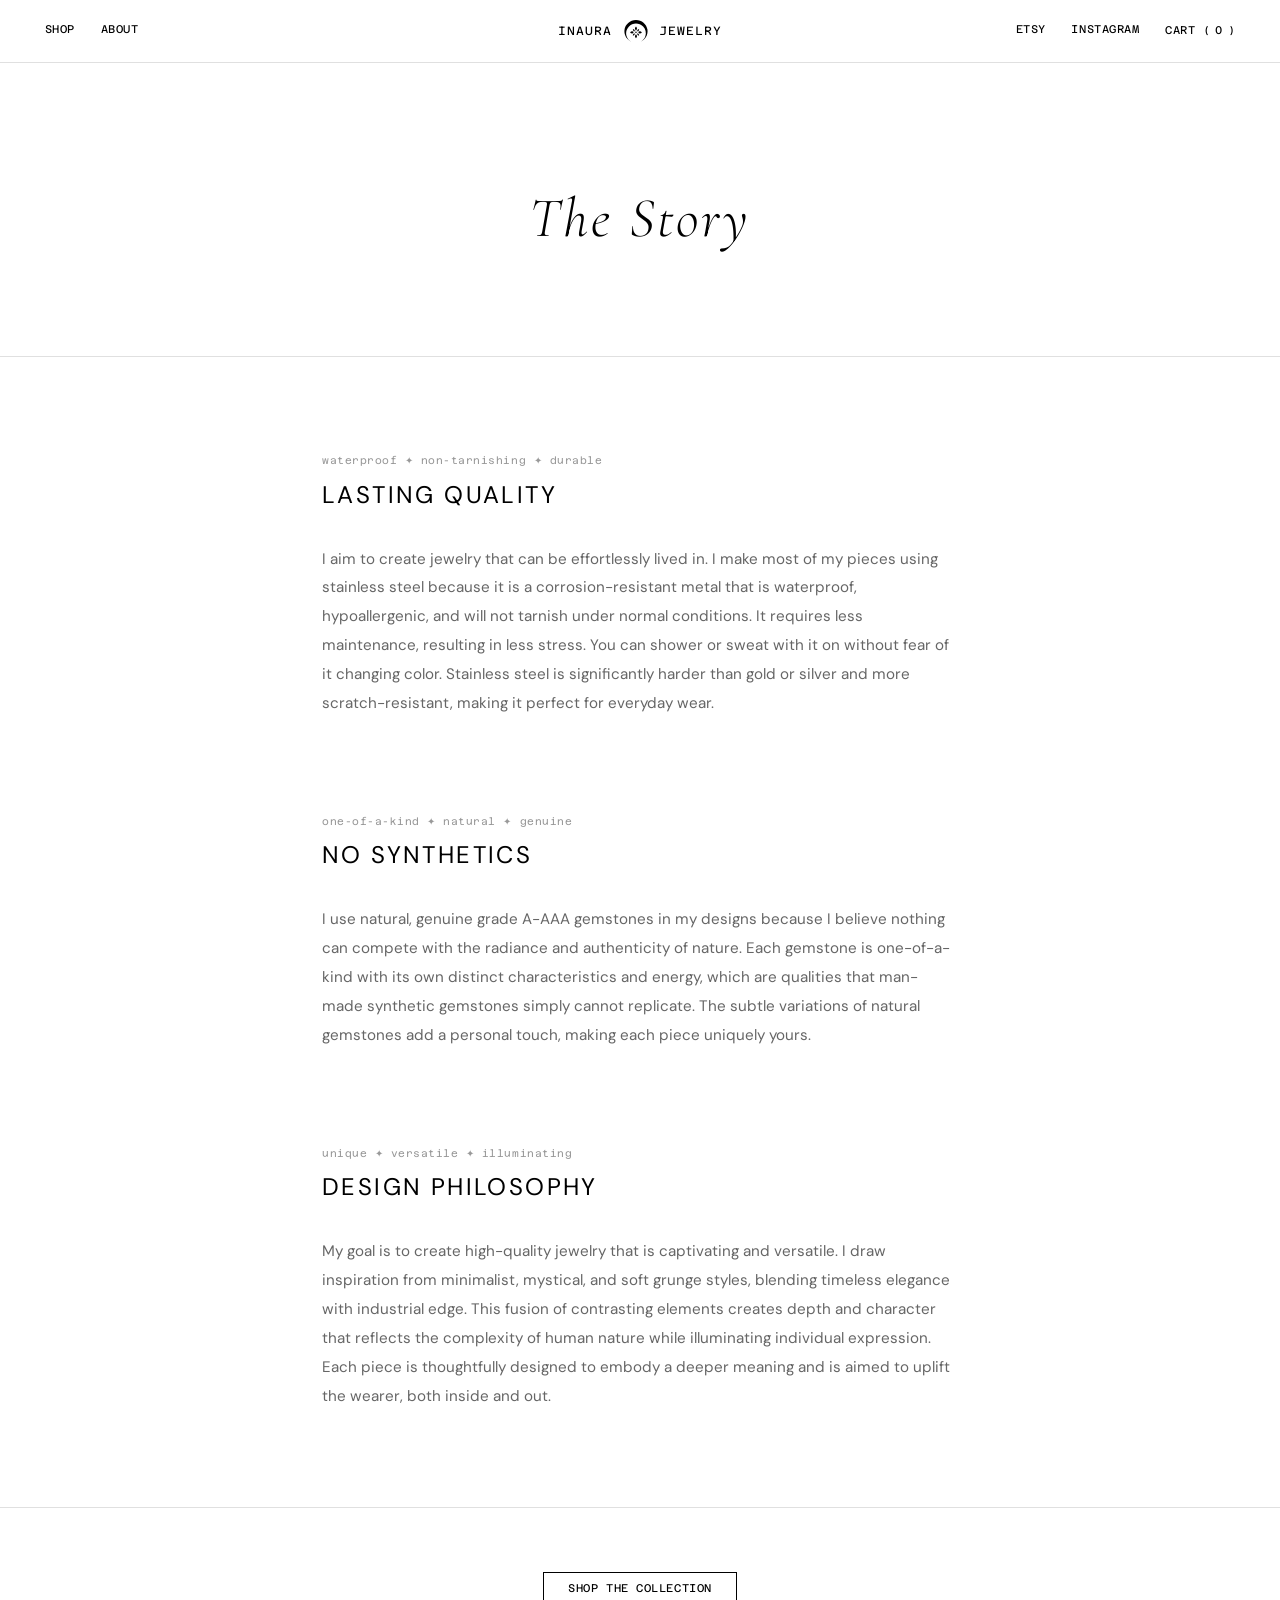
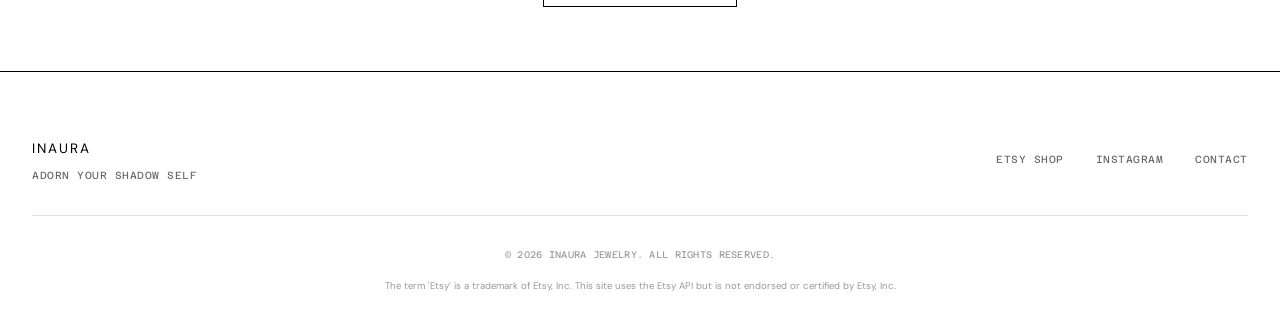
<file: about.html>
<!DOCTYPE html>
<html lang="en">
<head>
    <meta charset="UTF-8">
    <meta name="viewport" content="width=device-width, initial-scale=1.0">
    <title>About | Inaura Jewelry</title>
    <meta name="description" content="The story behind Inaura Jewelry. Waterproof stainless steel meets natural gemstones—jewelry made to be effortlessly lived in.">
    <link rel="stylesheet" href="styles.css">
    <link rel="preconnect" href="https://fonts.googleapis.com">
    <link rel="preconnect" href="https://fonts.gstatic.com" crossorigin>
    <link href="https://fonts.googleapis.com/css2?family=Azeret+Mono:wght@300;400;500&family=Cormorant+Garamond:ital,wght@0,300;0,400;0,500;1,300;1,400&family=DM+Sans:wght@300;400;500&display=swap" rel="stylesheet">
</head>
<body>
    <!-- Navigation -->
    <nav class="nav scrolled">
        <div class="nav-left">
            <ul class="nav-links">
                <li><a href="index.html#shop">Shop</a></li>
                <li><a href="about.html">About</a></li>
            </ul>
        </div>
        <a href="index.html" class="nav-logo">
            <span class="nav-brand-text">Inaura</span>
            <img src="images/inaura-logo.svg" alt="" class="nav-logo-img">
            <span class="nav-brand-text">Jewelry</span>
        </a>
        <div class="nav-right">
            <ul class="nav-links">
                <li><a href="https://www.etsy.com/shop/inaurajewelry" target="_blank" rel="noopener">Etsy</a></li>
                <li><a href="https://instagram.com/inaurajewelry" target="_blank" rel="noopener">Instagram</a></li>
            </ul>
            <button class="nav-cart" aria-label="Shopping cart">
                Cart (<span class="cart-count">0</span>)
            </button>
        </div>
    </nav>

    <!-- Cart Overlay -->
    <div class="cart-overlay"></div>

    <!-- Cart Drawer -->
    <div class="cart-drawer">
        <div class="cart-header">
            <h3>Your Cart</h3>
            <button class="cart-close" aria-label="Close cart">&times;</button>
        </div>

        <div class="cart-empty">
            <p>Your cart is empty</p>
            <a href="index.html#shop" class="btn-secondary cart-continue">Continue Shopping</a>
        </div>

        <div class="cart-content" style="display: none;">
            <div class="cart-items"></div>

            <div class="cart-summary">
                <div class="cart-row">
                    <span>Subtotal</span>
                    <span class="cart-subtotal-amount">$0.00</span>
                </div>
                <div class="cart-row">
                    <span>Shipping</span>
                    <span class="cart-shipping-amount">$5.00</span>
                </div>
                <div class="cart-row cart-total">
                    <span>Total</span>
                    <span class="cart-total-amount">$0.00</span>
                </div>
            </div>

            <div class="cart-actions">
                <a href="https://www.etsy.com/shop/inaurajewelry" target="_blank" rel="noopener" class="cart-checkout-btn">
                    Checkout on Etsy
                </a>
                <p class="cart-checkout-note">Native checkout coming soon</p>
            </div>
        </div>
    </div>

    <!-- About Content -->
    <main class="about-page">
        <div class="about-hero">
            <h1 class="about-page-title">The Story</h1>
        </div>

        <div class="about-content">
            <section class="about-section">
                <div class="about-section-header">
                    <span class="about-section-tags">waterproof ✦ non-tarnishing ✦ durable</span>
                    <h2>Lasting Quality</h2>
                </div>
                <p>
                    I aim to create jewelry that can be effortlessly lived in. I make most of my pieces
                    using stainless steel because it is a corrosion-resistant metal that is waterproof,
                    hypoallergenic, and will not tarnish under normal conditions. It requires less
                    maintenance, resulting in less stress. You can shower or sweat with it on without
                    fear of it changing color. Stainless steel is significantly harder than gold or
                    silver and more scratch-resistant, making it perfect for everyday wear.
                </p>
            </section>

            <section class="about-section">
                <div class="about-section-header">
                    <span class="about-section-tags">one-of-a-kind ✦ natural ✦ genuine</span>
                    <h2>No Synthetics</h2>
                </div>
                <p>
                    I use natural, genuine grade A-AAA gemstones in my designs because I believe
                    nothing can compete with the radiance and authenticity of nature. Each gemstone
                    is one-of-a-kind with its own distinct characteristics and energy, which are
                    qualities that man-made synthetic gemstones simply cannot replicate. The subtle
                    variations of natural gemstones add a personal touch, making each piece uniquely yours.
                </p>
            </section>

            <section class="about-section">
                <div class="about-section-header">
                    <span class="about-section-tags">unique ✦ versatile ✦ illuminating</span>
                    <h2>Design Philosophy</h2>
                </div>
                <p>
                    My goal is to create high-quality jewelry that is captivating and versatile.
                    I draw inspiration from minimalist, mystical, and soft grunge styles, blending
                    timeless elegance with industrial edge. This fusion of contrasting elements
                    creates depth and character that reflects the complexity of human nature while
                    illuminating individual expression. Each piece is thoughtfully designed to embody
                    a deeper meaning and is aimed to uplift the wearer, both inside and out.
                </p>
            </section>
        </div>

        <div class="about-cta">
            <a href="index.html#shop" class="btn-secondary">Shop the Collection</a>
        </div>
    </main>

    <!-- Footer -->
    <footer class="footer">
        <div class="container">
            <div class="footer-content">
                <div class="footer-brand">
                    <span class="logo-text">Inaura</span>
                    <p class="footer-tagline">Adorn your shadow self</p>
                </div>
                <div class="footer-links">
                    <a href="https://www.etsy.com/shop/inaurajewelry" target="_blank" rel="noopener">Etsy Shop</a>
                    <a href="https://instagram.com/inaurajewelry" target="_blank" rel="noopener">Instagram</a>
                    <a href="mailto:your@email.com">Contact</a>
                </div>
            </div>
            <p class="footer-copyright">&copy; 2026 Inaura Jewelry. All rights reserved.</p>
            <p class="footer-legal">The term 'Etsy' is a trademark of Etsy, Inc. This site uses the Etsy API but is not endorsed or certified by Etsy, Inc.</p>
        </div>
    </footer>

    <!-- Scripts -->
    <script src="js/cart.js"></script>
</body>
</html>
</file>
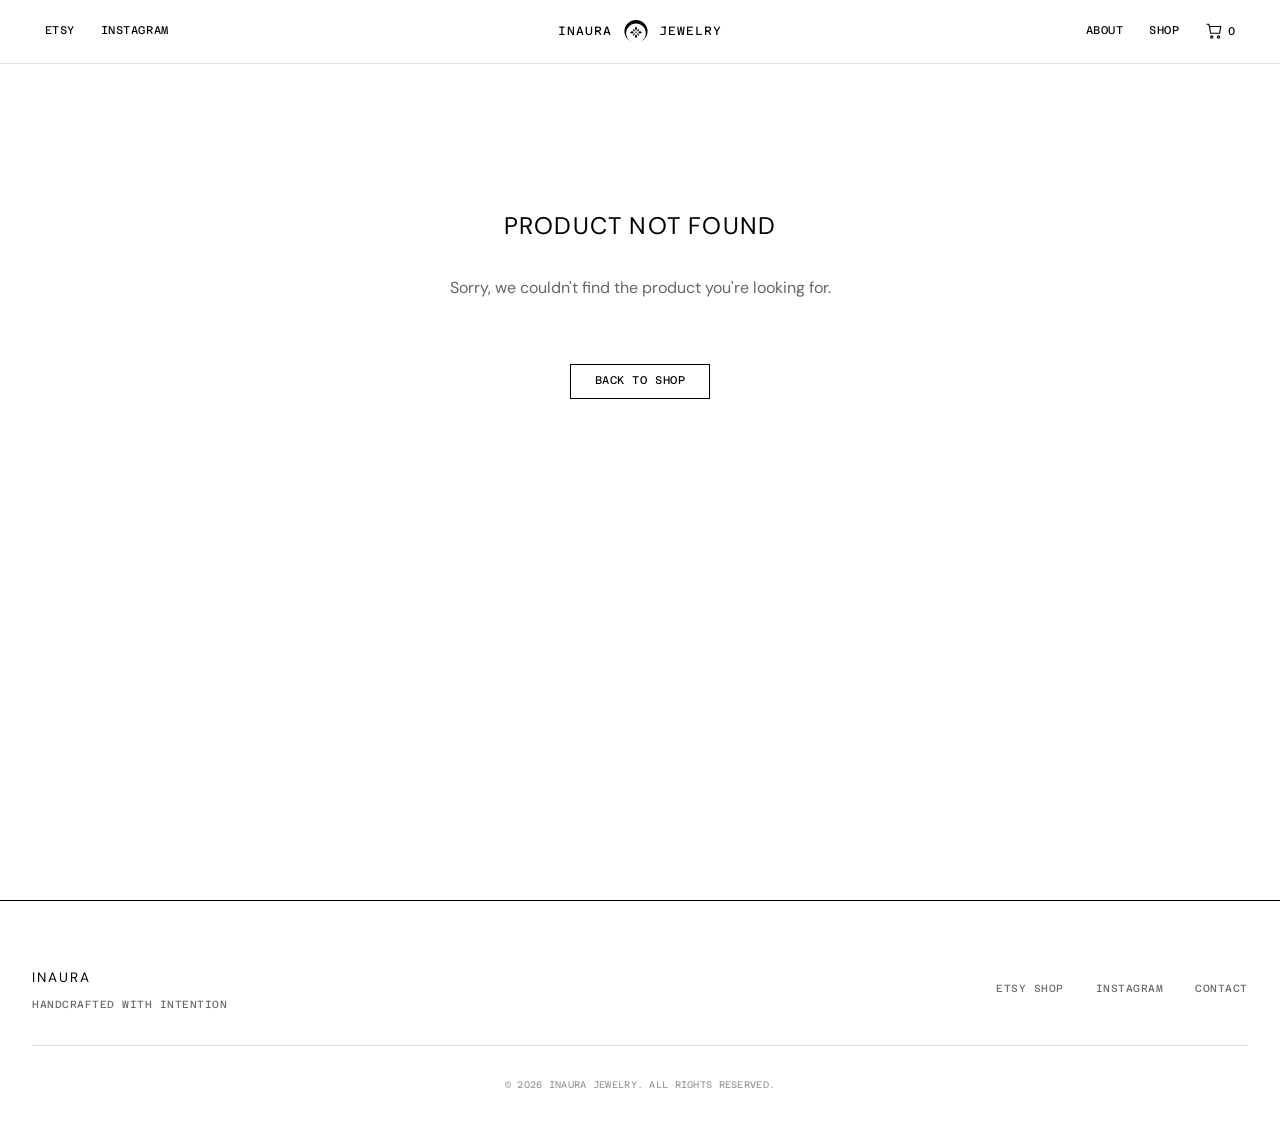
<file: product.html>
<!DOCTYPE html>
<html lang="en">
<head>
    <meta charset="UTF-8">
    <meta name="viewport" content="width=device-width, initial-scale=1.0">
    <title>Product | Inaura Jewelry</title>
    <meta name="description" content="Handcrafted jewelry in stainless steel and natural gemstones.">
    <link rel="stylesheet" href="styles.css">
    <link rel="preconnect" href="https://fonts.googleapis.com">
    <link rel="preconnect" href="https://fonts.gstatic.com" crossorigin>
    <link href="https://fonts.googleapis.com/css2?family=Azeret+Mono:wght@300;400;500&family=Cormorant+Garamond:ital,wght@0,300;0,400;0,500;1,300;1,400&family=DM+Sans:wght@300;400;500&display=swap" rel="stylesheet">
</head>
<body>
    <!-- Navigation -->
    <nav class="nav">
        <div class="nav-left">
            <ul class="nav-links">
                <li><a href="https://www.etsy.com/shop/inaurajewelry" target="_blank" rel="noopener">Etsy</a></li>
                <li><a href="https://instagram.com/inaurajewelry" target="_blank" rel="noopener">Instagram</a></li>
            </ul>
        </div>
        <a href="index.html" class="nav-logo">
            <span class="nav-brand-text">Inaura</span>
            <img src="images/inaura-logo.svg" alt="" class="nav-logo-img">
            <span class="nav-brand-text">Jewelry</span>
        </a>
        <div class="nav-right">
            <ul class="nav-links">
                <li><a href="about.html">About</a></li>
                <li><a href="index.html#shop">Shop</a></li>
            </ul>
            <button class="nav-cart" aria-label="Shopping cart">
                <svg width="20" height="20" viewBox="0 0 24 24" fill="none" stroke="currentColor" stroke-width="1.5">
                    <path d="M6 6h15l-1.5 9h-12z"/>
                    <circle cx="9" cy="20" r="1.5"/>
                    <circle cx="18" cy="20" r="1.5"/>
                    <path d="M6 6L5 3H2"/>
                </svg>
                <span class="cart-count">0</span>
            </button>
        </div>
    </nav>

    <!-- Cart Overlay -->
    <div class="cart-overlay"></div>

    <!-- Cart Drawer -->
    <div class="cart-drawer">
        <div class="cart-header">
            <h3>Your Cart</h3>
            <button class="cart-close" aria-label="Close cart">&times;</button>
        </div>

        <div class="cart-empty">
            <p>Your cart is empty</p>
            <a href="index.html#shop" class="btn-secondary cart-continue">Continue Shopping</a>
        </div>

        <div class="cart-content" style="display: none;">
            <div class="cart-items"></div>

            <div class="cart-summary">
                <div class="cart-row">
                    <span>Subtotal</span>
                    <span class="cart-subtotal-amount">$0.00</span>
                </div>
                <div class="cart-row">
                    <span>Shipping</span>
                    <span class="cart-shipping-amount">$5.00</span>
                </div>
                <div class="cart-row cart-total">
                    <span>Total</span>
                    <span class="cart-total-amount">$0.00</span>
                </div>
            </div>

            <div class="cart-actions">
                <a href="https://www.etsy.com/shop/inaurajewelry" target="_blank" rel="noopener" class="cart-checkout-btn">
                    Checkout on Etsy
                </a>
                <p class="cart-checkout-note">Native checkout coming soon</p>
            </div>
        </div>
    </div>

    <!-- Product Detail -->
    <main class="product-page">
        <div class="product-detail">
            <!-- Breadcrumb -->
            <nav class="breadcrumb">
                <a href="index.html">Home</a>
                <span class="breadcrumb-sep">/</span>
                <a href="index.html#shop">Shop</a>
                <span class="breadcrumb-sep">/</span>
                <span class="breadcrumb-current" id="breadcrumb-name">Product</span>
            </nav>

            <div class="product-detail-grid">
                <!-- Image Gallery -->
                <div class="product-gallery">
                    <div class="product-main-image">
                        <img id="main-image" src="" alt="">
                    </div>
                    <div class="product-thumbnails" id="thumbnails">
                        <!-- Thumbnails rendered by JS -->
                    </div>
                </div>

                <!-- Product Info -->
                <div class="product-info-detail">
                    <h1 class="product-title" id="product-title">Product Name</h1>
                    <p class="product-price-detail" id="product-price">$0</p>

                    <div class="product-description" id="product-description">
                        <p>Product description here.</p>
                    </div>

                    <div class="product-features">
                        <div class="feature">
                            <span class="feature-icon">&#10003;</span>
                            <span>Waterproof stainless steel</span>
                        </div>
                        <div class="feature">
                            <span class="feature-icon">&#10003;</span>
                            <span>Hypoallergenic</span>
                        </div>
                        <div class="feature">
                            <span class="feature-icon">&#10003;</span>
                            <span>Handcrafted with care</span>
                        </div>
                    </div>

                    <div class="product-actions">
                        <button class="add-to-cart-btn"
                            id="add-to-cart-btn"
                            data-id=""
                            data-name=""
                            data-price=""
                            data-image=""
                            data-etsy="">
                            Add to Cart
                        </button>
                        <a href="#" class="buy-on-etsy" id="etsy-link" target="_blank" rel="noopener">
                            Buy on Etsy
                        </a>
                    </div>

                    <div class="product-meta">
                        <p class="shipping-info">Free shipping on orders over $100</p>
                    </div>
                </div>
            </div>
        </div>
    </main>

    <!-- Footer -->
    <footer class="footer">
        <div class="container">
            <div class="footer-content">
                <div class="footer-brand">
                    <span class="logo-text">Inaura</span>
                    <p class="footer-tagline">Handcrafted with intention</p>
                </div>
                <div class="footer-links">
                    <a href="https://www.etsy.com/shop/inaurajewelry" target="_blank" rel="noopener">Etsy Shop</a>
                    <a href="https://instagram.com/inaurajewelry" target="_blank" rel="noopener">Instagram</a>
                    <a href="mailto:your@email.com">Contact</a>
                </div>
            </div>
            <p class="footer-copyright">&copy; 2026 Inaura Jewelry. All rights reserved.</p>
        </div>
    </footer>

    <!-- Scripts -->
    <script src="js/products.js"></script>
    <script src="js/cart.js"></script>
    <script>
        // Get product ID from URL
        const urlParams = new URLSearchParams(window.location.search);
        const productId = urlParams.get('id');

        // Find the product
        const product = products.find(p => p.id === productId);

        if (product) {
            // Update page title
            document.title = `${product.name} | Inaura Jewelry`;

            // Update breadcrumb
            document.getElementById('breadcrumb-name').textContent = product.name;

            // Update main image
            const mainImage = document.getElementById('main-image');
            mainImage.src = product.image;
            mainImage.alt = product.name;

            // Update thumbnails
            const thumbnailsContainer = document.getElementById('thumbnails');
            thumbnailsContainer.innerHTML = product.images.map((img, index) => `
                <button class="thumbnail ${index === 0 ? 'active' : ''}" data-image="${img}">
                    <img src="${img}" alt="${product.name} view ${index + 1}">
                </button>
            `).join('');

            // Thumbnail click handler
            thumbnailsContainer.querySelectorAll('.thumbnail').forEach(thumb => {
                thumb.addEventListener('click', () => {
                    // Update main image
                    mainImage.src = thumb.dataset.image;

                    // Update active state
                    thumbnailsContainer.querySelectorAll('.thumbnail').forEach(t => t.classList.remove('active'));
                    thumb.classList.add('active');
                });
            });

            // Update product info
            document.getElementById('product-title').textContent = product.name;
            document.getElementById('product-price').textContent = `$${product.price.toFixed(0)}`;
            document.getElementById('product-description').innerHTML = `<p>${product.description}</p>`;
            document.getElementById('etsy-link').href = product.etsyUrl;

            // Set up Add to Cart button with data attributes
            const addToCartBtn = document.getElementById('add-to-cart-btn');
            addToCartBtn.dataset.id = product.id;
            addToCartBtn.dataset.name = product.name;
            addToCartBtn.dataset.price = product.price;
            addToCartBtn.dataset.image = product.image;
            addToCartBtn.dataset.etsy = product.etsyUrl;

            // Add to cart button click handler
            addToCartBtn.addEventListener('click', () => {
                if (window.cart) {
                    window.cart.add({
                        id: product.id,
                        name: product.name,
                        price: product.price,
                        image: product.image,
                        etsyUrl: product.etsyUrl
                    });
                }
            });
        } else {
            // Product not found
            document.querySelector('.product-detail').innerHTML = `
                <div class="product-not-found">
                    <h1>Product Not Found</h1>
                    <p>Sorry, we couldn't find the product you're looking for.</p>
                    <a href="index.html#shop" class="btn-secondary">Back to Shop</a>
                </div>
            `;
        }

        // Nav scroll effect
        const nav = document.querySelector('.nav');
        window.addEventListener('scroll', () => {
            if (window.scrollY > 10) {
                nav.classList.add('scrolled');
            } else {
                nav.classList.remove('scrolled');
            }
        });
    </script>
</body>
</html>
</file>
<file: styles.css>
/* ========================================
   INAURA JEWELRY - Modern Industrial Aesthetic
   Inspired by Justine Clenquet
   ======================================== */

/* CSS Variables */
:root {
    --bg-primary: #ffffff;
    --bg-dark: #0d0d0d;
    --text-primary: #000000;
    --text-secondary: #666666;
    --text-light: #999999;
    --border: #000000;
    --border-light: #e0e0e0;

    --font-body: 'DM Sans', -apple-system, sans-serif;
    --font-mono: 'Azeret Mono', 'DM Mono', 'Courier New', monospace;

    --spacing-xs: 0.5rem;
    --spacing-sm: 1rem;
    --spacing-md: 2rem;
    --spacing-lg: 4rem;
    --spacing-xl: 6rem;

    --transition: 0.2s ease;
}

/* Reset */
*, *::before, *::after {
    box-sizing: border-box;
    margin: 0;
    padding: 0;
}

html {
    scroll-behavior: smooth;
}

body {
    font-family: var(--font-body);
    font-weight: 400;
    background-color: var(--bg-primary);
    color: var(--text-primary);
    line-height: 1.5;
    overflow-x: hidden;
}

/* Container */
.container {
    max-width: 1400px;
    margin: 0 auto;
    padding: 0 var(--spacing-md);
}

/* Typography */
h1, h2, h3 {
    font-family: var(--font-body);
    font-weight: 400;
    text-transform: uppercase;
    letter-spacing: 0.05em;
}

a {
    color: inherit;
    text-decoration: none;
    transition: var(--transition);
}

/* ========================================
   NAVIGATION - Boxed Industrial Style
   ======================================== */

.nav {
    position: fixed;
    top: 0;
    left: 0;
    right: 0;
    z-index: 100;
    display: grid;
    grid-template-columns: 1fr auto 1fr;
    align-items: center;
    padding: var(--spacing-sm) var(--spacing-md);
    background: var(--bg-primary);
    border-bottom: 1px solid var(--border-light);
    transition: all 0.3s ease;
}

.nav-left {
    justify-self: start;
}

.nav-right {
    justify-self: end;
}

.nav.scrolled {
    background: var(--bg-primary);
}

.nav-logo {
    display: flex;
    align-items: center;
    justify-content: center;
    gap: 0.6rem;
}

.nav-brand-text {
    font-family: var(--font-mono);
    font-size: 0.75rem;
    font-weight: 400;
    letter-spacing: 0.08em;
    text-transform: uppercase;
    color: var(--text-primary);
    transition: all 0.3s ease;
}

.nav-logo-img {
    height: 28px;
    width: auto;
    transition: all 0.3s ease;
}

/* Nav logo always visible */
.nav .nav-logo {
    opacity: 1;
    pointer-events: auto;
    transition: opacity 0.3s ease;
}

.logo-text {
    font-family: var(--font-body);
    font-size: 0.85rem;
    font-weight: 400;
    letter-spacing: 0.15em;
    text-transform: uppercase;
    padding: 0.4rem 0.8rem;
    border: 1px solid var(--border);
}

.nav-right {
    display: flex;
    align-items: center;
    gap: 0;
    justify-self: end;
}

.nav-links {
    display: flex;
    list-style: none;
    gap: 0;
}

.nav-links a {
    display: block;
    font-family: var(--font-mono);
    font-size: 0.7rem;
    letter-spacing: 0.05em;
    text-transform: uppercase;
    padding: 0.4rem 0.8rem;
    color: var(--text-primary);
    transition: all 0.3s ease;
}

.nav-links a:hover {
    opacity: 0.6;
}

.nav-links a.active {
    opacity: 1;
    text-decoration: underline;
    text-underline-offset: 3px;
}

.nav-menu-btn {
    display: none;
    background: none;
    border: none;
    padding: 0.4rem;
    cursor: pointer;
    color: var(--text-primary);
}

.nav-menu-btn:hover {
    opacity: 0.6;
}

/* Mobile Menu Drawer */
.mobile-menu-overlay {
    position: fixed;
    inset: 0;
    background: rgba(255, 255, 255, 0.7);
    backdrop-filter: blur(8px);
    -webkit-backdrop-filter: blur(8px);
    opacity: 0;
    visibility: hidden;
    transition: all 0.3s ease;
    z-index: 89;
}

.mobile-menu-overlay.open {
    opacity: 1;
    visibility: visible;
}

.mobile-menu-drawer {
    position: fixed;
    top: 60px;
    left: 0;
    right: 0;
    background: var(--bg-primary);
    border-bottom: 1px solid var(--border-light);
    transform: translateY(-100%);
    opacity: 0;
    transition: all 0.3s ease;
    z-index: 95;
}

.mobile-menu-drawer.open {
    transform: translateY(0);
    opacity: 1;
}

.mobile-menu-links {
    list-style: none;
    padding: var(--spacing-md);
    text-align: center;
}

.mobile-menu-links li {
    margin-bottom: var(--spacing-sm);
}

.mobile-menu-links li:last-child {
    margin-bottom: 0;
}

.mobile-menu-links a {
    display: block;
    font-family: var(--font-mono);
    font-size: 0.75rem;
    letter-spacing: 0.08em;
    text-transform: uppercase;
    color: var(--text-primary);
    padding: var(--spacing-xs) 0;
    transition: var(--transition);
}

.mobile-menu-links a:hover {
    opacity: 0.6;
}

.mobile-menu-links a.active {
    text-decoration: underline;
    text-underline-offset: 3px;
}

/* Hide on desktop */
.mobile-menu-overlay,
.mobile-menu-drawer {
    display: none;
}

@media (max-width: 768px) {
    .mobile-menu-overlay,
    .mobile-menu-drawer {
        display: block;
    }
}

.nav-cart {
    position: relative;
    background: none;
    border: none;
    cursor: pointer;
    padding: 0.4rem 0.8rem;
    color: var(--text-primary);
    transition: all 0.3s ease;
    font-family: var(--font-mono);
    font-size: 0.7rem;
    text-transform: uppercase;
    letter-spacing: 0.05em;
    display: flex;
    align-items: center;
    gap: 0.3rem;
}

.nav-cart:hover {
    opacity: 0.6;
}

.nav-cart svg {
    width: 18px;
    height: 18px;
}

.cart-count {
    font-size: 0.7rem;
}

/* ========================================
   HERO BANNER - Logo Focus
   ======================================== */

.hero-banner {
    position: relative;
    margin-top: 60px;
    width: 100%;
    overflow: hidden;
}

.hero-image {
    width: 100%;
    height: auto;
    display: block;
    object-fit: cover;
}

.hero-overlay {
    position: absolute;
    bottom: var(--spacing-lg);
    left: var(--spacing-lg);
    z-index: 10;
}

.hero-tagline {
    font-family: 'Cormorant Garamond', Georgia, serif;
    font-size: clamp(1.5rem, 4vw, 2.5rem);
    font-weight: 300;
    font-style: italic;
    color: var(--text-primary);
    letter-spacing: 0.02em;
    text-transform: none;
    margin-bottom: var(--spacing-sm);
}

.hero-cta {
    display: inline-block;
    padding: 0.6rem 1.5rem;
    background: var(--text-primary);
    border: 1px solid var(--text-primary);
    color: var(--bg-primary);
    font-family: var(--font-mono);
    font-size: 0.65rem;
    letter-spacing: 0.1em;
    text-transform: uppercase;
    transition: var(--transition);
}

.hero-cta:hover {
    background: transparent;
    color: var(--text-primary);
}

.hero-cta {
    display: inline-block;
    padding: 0.75rem 2rem;
    border: 1px solid #ffffff;
    font-size: 0.7rem;
    letter-spacing: 0.15em;
    text-transform: uppercase;
    color: #ffffff;
    background: transparent;
}

.hero-cta:hover {
    background: #ffffff;
    color: var(--bg-dark);
}

/* ========================================
   SECTIONS
   ======================================== */

.section-title {
    font-size: 0.85rem;
    text-align: center;
    margin-bottom: var(--spacing-lg);
    letter-spacing: 0.15em;
    text-transform: uppercase;
    font-weight: 400;
}

/* About Section */
.about {
    padding: var(--spacing-md) 0 var(--spacing-xl);
    background: var(--bg-primary);
}

.about .container {
    display: flex;
    flex-direction: column;
    align-items: center;
}

.about-text {
    max-width: 600px;
    margin: 0 auto;
    text-align: center;
    font-size: 0.9rem;
    line-height: 1.8;
    color: var(--text-secondary);
}

/* ========================================
   MARQUEE BAR - Sticky at bottom of viewport
   ======================================== */

.marquee-bar {
    position: sticky;
    bottom: 0;
    z-index: 90;
    overflow: hidden;
    background: var(--bg-primary);
    border-top: 1px solid var(--border-light);
    border-bottom: 1px solid var(--border-light);
    padding: 0.6rem 0;
}

.marquee-track {
    display: flex;
    width: max-content;
    animation: marquee 25s linear infinite;
}

.marquee-content {
    display: flex;
    align-items: center;
    gap: 1.5rem;
    padding-right: 1.5rem;
}

.marquee-content span {
    font-family: var(--font-mono);
    font-size: 0.7rem;
    font-weight: 400;
    letter-spacing: 0.08em;
    color: var(--text-secondary);
    white-space: nowrap;
}

.marquee-content .star {
    font-size: 0.65rem;
    opacity: 0.5;
}

@keyframes marquee {
    0% {
        transform: translateX(0);
    }
    100% {
        transform: translateX(-33.333%);
    }
}

/* Pause on hover */
.marquee-bar:hover .marquee-track {
    animation-play-state: paused;
}

.about-link {
    display: inline-block;
    margin-top: var(--spacing-md);
    font-family: var(--font-mono);
    font-size: 0.65rem;
    letter-spacing: 0.05em;
    text-transform: uppercase;
    color: var(--text-secondary);
    border-bottom: 1px solid var(--text-light);
    padding-bottom: 2px;
}

.about-link:hover {
    color: var(--text-primary);
    border-color: var(--text-primary);
}

/* ========================================
   SHOP / PRODUCT GRID
   ======================================== */

.shop {
    padding: 0;
    background: var(--bg-primary);
}

.shop .container {
    max-width: none;
    padding: 0;
}

.product-grid {
    display: grid;
    grid-template-columns: repeat(4, 1fr);
    border-top: 1px solid var(--border-light);
}

.product-card {
    position: relative;
    background: var(--bg-primary);
    border-left: 1px solid var(--border-light);
    border-bottom: 1px solid var(--border-light);
    transition: var(--transition);
}

.product-card:nth-child(4n+1) {
    border-left: none;
}

.product-card:hover {
    background: #fafafa;
}

.product-link {
    display: block;
    padding: var(--spacing-sm);
}

.product-image {
    aspect-ratio: 1;
    overflow: hidden;
    background: var(--bg-primary);
    margin-bottom: var(--spacing-sm);
}

.product-image img {
    width: 100%;
    height: 100%;
    object-fit: cover;
    transition: var(--transition);
}

.product-card:hover .product-image img {
    transform: scale(1.02);
}

.product-info {
    display: flex;
    justify-content: space-between;
    align-items: flex-start;
    text-align: left;
}

.product-details {
    flex: 1;
}

.product-name {
    font-family: var(--font-mono);
    font-size: 0.7rem;
    font-weight: 400;
    text-transform: uppercase;
    letter-spacing: 0.03em;
    margin-bottom: 0.25rem;
}

.product-price {
    font-size: 0.75rem;
    color: var(--text-secondary);
}

.add-to-cart {
    width: 28px;
    height: 28px;
    background: transparent;
    border: 1px solid var(--border);
    color: var(--text-primary);
    font-size: 1rem;
    cursor: pointer;
    transition: var(--transition);
    display: flex;
    align-items: center;
    justify-content: center;
    flex-shrink: 0;
}

.add-to-cart:hover {
    background: var(--text-primary);
    color: var(--bg-primary);
}

.shop-footer {
    text-align: center;
    padding: var(--spacing-lg) var(--spacing-md);
}

.btn-secondary {
    display: inline-block;
    padding: 0.5rem 1.5rem;
    border: 1px solid var(--border);
    font-family: var(--font-mono);
    font-size: 0.7rem;
    letter-spacing: 0.05em;
    text-transform: uppercase;
    color: var(--text-primary);
    background: transparent;
}

.btn-secondary:hover {
    background: var(--text-primary);
    color: var(--bg-primary);
}

/* ========================================
   FOOTER
   ======================================== */

.footer {
    padding: var(--spacing-lg) 0 var(--spacing-md);
    background: var(--bg-primary);
    border-top: 1px solid var(--border);
}

.footer .logo-text {
    border: none;
    padding: 0;
}

.footer-content {
    display: flex;
    justify-content: space-between;
    align-items: center;
    flex-wrap: wrap;
    gap: var(--spacing-md);
    margin-bottom: var(--spacing-md);
}

.footer-brand .logo-text {
    font-size: 0.85rem;
}

.footer-tagline {
    font-family: var(--font-mono);
    font-size: 0.65rem;
    color: var(--text-secondary);
    margin-top: var(--spacing-xs);
    text-transform: uppercase;
    letter-spacing: 0.05em;
}

.footer-links {
    display: flex;
    gap: var(--spacing-md);
}

.footer-links a {
    font-family: var(--font-mono);
    font-size: 0.65rem;
    color: var(--text-secondary);
    text-transform: uppercase;
    letter-spacing: 0.05em;
}

.footer-links a:hover {
    color: var(--text-primary);
}

.footer-copyright {
    text-align: center;
    font-family: var(--font-mono);
    font-size: 0.6rem;
    color: var(--text-light);
    padding-top: var(--spacing-md);
    border-top: 1px solid var(--border-light);
    text-transform: uppercase;
    letter-spacing: 0.03em;
}

.footer-legal {
    text-align: center;
    font-size: 0.6rem;
    color: var(--text-light);
    margin-top: var(--spacing-sm);
}

/* ========================================
   CART DRAWER
   ======================================== */

.cart-overlay {
    position: fixed;
    inset: 0;
    background: rgba(0, 0, 0, 0.5);
    opacity: 0;
    visibility: hidden;
    transition: var(--transition);
    z-index: 998;
}

.cart-overlay.open {
    opacity: 1;
    visibility: visible;
}

.cart-drawer {
    position: fixed;
    top: 0;
    right: 0;
    width: 100%;
    max-width: 400px;
    height: 100vh;
    background: var(--bg-primary);
    transform: translateX(100%);
    transition: transform 0.3s ease;
    z-index: 999;
    display: flex;
    flex-direction: column;
    border-left: 1px solid var(--border);
}

.cart-drawer.open {
    transform: translateX(0);
}

.cart-header {
    display: flex;
    justify-content: space-between;
    align-items: center;
    padding: var(--spacing-md);
    border-bottom: 1px solid var(--border);
}

.cart-header h3 {
    font-family: var(--font-mono);
    font-size: 0.75rem;
    font-weight: 400;
    letter-spacing: 0.05em;
    text-transform: uppercase;
}

.cart-close {
    background: none;
    border: 1px solid var(--border);
    width: 28px;
    height: 28px;
    font-size: 1rem;
    cursor: pointer;
    display: flex;
    align-items: center;
    justify-content: center;
}

.cart-close:hover {
    background: var(--text-primary);
    color: var(--bg-primary);
}

.cart-empty {
    flex: 1;
    display: flex;
    flex-direction: column;
    align-items: center;
    justify-content: center;
    padding: var(--spacing-lg);
    text-align: center;
}

.cart-empty p {
    color: var(--text-secondary);
    margin-bottom: var(--spacing-md);
    font-family: var(--font-mono);
    font-size: 0.75rem;
    text-transform: uppercase;
    letter-spacing: 0.05em;
}

.cart-content {
    flex: 1;
    display: flex;
    flex-direction: column;
    overflow: hidden;
}

.cart-items {
    flex: 1;
    overflow-y: auto;
    padding: var(--spacing-sm);
}

.cart-item {
    display: flex;
    gap: var(--spacing-sm);
    padding: var(--spacing-sm);
    border: 1px solid var(--border-light);
    margin-bottom: var(--spacing-sm);
    position: relative;
}

.cart-item-image {
    width: 70px;
    height: 70px;
    flex-shrink: 0;
    background: #f5f5f5;
}

.cart-item-image img {
    width: 100%;
    height: 100%;
    object-fit: cover;
}

.cart-item-details {
    flex: 1;
    display: flex;
    flex-direction: column;
    justify-content: center;
}

.cart-item-name {
    font-family: var(--font-mono);
    font-size: 0.7rem;
    font-weight: 400;
    text-transform: uppercase;
    letter-spacing: 0.03em;
    margin-bottom: 0.25rem;
}

.cart-item-price {
    font-size: 0.75rem;
    color: var(--text-secondary);
    margin-bottom: 0.5rem;
}

.cart-item-quantity {
    display: flex;
    align-items: center;
    gap: 0;
}

.qty-btn {
    width: 24px;
    height: 24px;
    background: var(--bg-primary);
    border: 1px solid var(--border);
    color: var(--text-primary);
    cursor: pointer;
    font-size: 0.85rem;
    display: flex;
    align-items: center;
    justify-content: center;
    transition: var(--transition);
}

.qty-btn:hover {
    background: var(--text-primary);
    color: var(--bg-primary);
}

.qty-value {
    font-family: var(--font-mono);
    font-size: 0.7rem;
    min-width: 30px;
    text-align: center;
    padding: 0.25rem;
}

.cart-item-remove {
    position: absolute;
    top: 0.5rem;
    right: 0.5rem;
    background: none;
    border: none;
    color: var(--text-light);
    cursor: pointer;
    font-size: 1rem;
    line-height: 1;
    padding: 0.25rem;
}

.cart-item-remove:hover {
    color: var(--text-primary);
}

.cart-summary {
    padding: var(--spacing-sm) var(--spacing-md);
    border-top: 1px solid var(--border);
}

.cart-row {
    display: flex;
    justify-content: space-between;
    padding: 0.5rem 0;
    font-family: var(--font-mono);
    font-size: 0.7rem;
    text-transform: uppercase;
    letter-spacing: 0.03em;
    color: var(--text-secondary);
}

.cart-total {
    font-size: 0.85rem;
    color: var(--text-primary);
    font-weight: 400;
    border-top: 1px solid var(--border);
    padding-top: var(--spacing-sm);
    margin-top: 0.5rem;
}

.cart-actions {
    padding: var(--spacing-md);
    border-top: 1px solid var(--border);
}

.cart-checkout-btn {
    display: block;
    width: 100%;
    padding: 0.75rem;
    background: var(--text-primary);
    color: var(--bg-primary);
    text-align: center;
    font-family: var(--font-mono);
    font-size: 0.7rem;
    letter-spacing: 0.05em;
    text-transform: uppercase;
    border: 1px solid var(--border);
    cursor: pointer;
    transition: var(--transition);
}

.cart-checkout-btn:hover {
    background: var(--bg-primary);
    color: var(--text-primary);
}

.cart-checkout-note {
    text-align: center;
    font-size: 0.65rem;
    color: var(--text-light);
    margin-top: var(--spacing-sm);
    text-transform: uppercase;
    letter-spacing: 0.05em;
}

.cart-notification {
    position: fixed;
    bottom: 2rem;
    left: 50%;
    transform: translateX(-50%) translateY(100px);
    background: var(--text-primary);
    color: var(--bg-primary);
    padding: var(--spacing-sm) var(--spacing-md);
    font-size: 0.75rem;
    text-transform: uppercase;
    letter-spacing: 0.1em;
    z-index: 1001;
    opacity: 0;
    transition: all 0.3s ease;
}

.cart-notification.show {
    transform: translateX(-50%) translateY(0);
    opacity: 1;
}

/* ========================================
   RESPONSIVE
   ======================================== */

@media (max-width: 1024px) {
    .product-grid {
        grid-template-columns: repeat(3, 1fr);
    }

    .product-card:nth-child(4n+1) {
        border-left: 1px solid var(--border-light);
    }

    .product-card:nth-child(3n+1) {
        border-left: none;
    }
}

@media (max-width: 768px) {
    .nav-logo {
        position: relative;
        left: auto;
        transform: none;
    }

    .nav-links {
        display: none;
    }

    .nav-menu-btn {
        display: block;
    }

    .product-grid {
        grid-template-columns: repeat(2, 1fr);
    }

    .product-card:nth-child(3n+1) {
        border-left: 1px solid var(--border-light);
    }

    .product-card:nth-child(2n+1) {
        border-left: none;
    }

    .hero {
        padding-left: 5%;
        padding-right: 5%;
    }

    .footer-content {
        flex-direction: column;
        text-align: center;
    }
}

@media (max-width: 480px) {
    .product-grid {
        grid-template-columns: 1fr;
    }

    .product-card:nth-child(2n+1) {
        border-left: 1px solid var(--border-light);
    }

    .product-card {
        border-left: none;
    }

    .hero-headline {
        font-size: 2rem;
    }

    .nav-logo {
        gap: 0.4rem;
    }

    .nav-brand-text {
        font-size: 0.8rem;
    }

    .nav-logo-img {
        height: 18px;
    }
}

/* ========================================
   ABOUT PAGE
   ======================================== */

.about-page {
    padding-top: 80px;
}

.about-hero {
    padding: var(--spacing-xl) var(--spacing-md);
    text-align: center;
    border-bottom: 1px solid var(--border-light);
}

.about-page-title {
    font-family: 'Cormorant Garamond', Georgia, serif;
    font-size: clamp(2rem, 5vw, 3.5rem);
    font-weight: 300;
    font-style: italic;
    letter-spacing: 0.05em;
    text-transform: none;
}

.about-content {
    max-width: 700px;
    margin: 0 auto;
    padding: var(--spacing-xl) var(--spacing-md);
}

.about-section {
    margin-bottom: var(--spacing-xl);
}

.about-section:last-child {
    margin-bottom: 0;
}

.about-section-header {
    margin-bottom: var(--spacing-md);
}

.about-section-tags {
    display: block;
    font-family: var(--font-mono);
    font-size: 0.65rem;
    letter-spacing: 0.05em;
    color: var(--text-light);
    margin-bottom: var(--spacing-xs);
}

.about-section h2 {
    font-size: 1.5rem;
    font-weight: 400;
    letter-spacing: 0.1em;
    text-transform: uppercase;
}

.about-section p {
    font-size: 0.95rem;
    line-height: 1.9;
    color: var(--text-secondary);
}

.about-cta {
    text-align: center;
    padding: var(--spacing-lg) var(--spacing-md);
    border-top: 1px solid var(--border-light);
}

/* ========================================
   PRODUCT DETAIL PAGE
   ======================================== */

.product-page {
    padding-top: 80px;
    min-height: 100vh;
}

.product-detail {
    max-width: 1200px;
    margin: 0 auto;
    padding: var(--spacing-md);
}

/* Breadcrumb */
.breadcrumb {
    font-family: var(--font-mono);
    font-size: 0.65rem;
    letter-spacing: 0.05em;
    text-transform: uppercase;
    color: var(--text-light);
    margin-bottom: var(--spacing-lg);
}

.breadcrumb a {
    color: var(--text-secondary);
}

.breadcrumb a:hover {
    color: var(--text-primary);
}

.breadcrumb-sep {
    margin: 0 0.5rem;
    color: var(--text-light);
}

.breadcrumb-current {
    color: var(--text-primary);
}

/* Product Grid */
.product-detail-grid {
    display: grid;
    grid-template-columns: 1fr 1fr;
    gap: var(--spacing-xl);
    align-items: start;
}

/* Gallery */
.product-gallery {
    position: sticky;
    top: 100px;
}

.product-main-image {
    aspect-ratio: 1;
    background: #f8f8f8;
    margin-bottom: var(--spacing-sm);
    overflow: hidden;
}

.product-main-image img {
    width: 100%;
    height: 100%;
    object-fit: cover;
    transition: transform 0.3s ease;
}

.product-main-image:hover img {
    transform: scale(1.02);
}

.product-thumbnails {
    display: flex;
    gap: var(--spacing-xs);
}

.thumbnail {
    width: 80px;
    height: 80px;
    padding: 0;
    background: #f8f8f8;
    border: 1px solid var(--border-light);
    cursor: pointer;
    transition: var(--transition);
    overflow: hidden;
}

.thumbnail:hover,
.thumbnail.active {
    border-color: var(--border);
}

.thumbnail img {
    width: 100%;
    height: 100%;
    object-fit: cover;
}

/* Product Info */
.product-info-detail {
    padding-top: var(--spacing-md);
}

.product-title {
    font-family: var(--font-body);
    font-size: 1.75rem;
    font-weight: 400;
    letter-spacing: 0.08em;
    text-transform: uppercase;
    margin-bottom: var(--spacing-sm);
}

.product-price-detail {
    font-family: var(--font-mono);
    font-size: 1.1rem;
    color: var(--text-secondary);
    margin-bottom: var(--spacing-md);
    letter-spacing: 0.03em;
}

.product-description {
    margin-bottom: var(--spacing-md);
    padding-bottom: var(--spacing-md);
    border-bottom: 1px solid var(--border-light);
}

.product-description p {
    font-size: 0.95rem;
    line-height: 1.8;
    color: var(--text-secondary);
}

/* Features */
.product-features {
    margin-bottom: var(--spacing-lg);
}

.feature {
    display: flex;
    align-items: center;
    gap: var(--spacing-sm);
    padding: var(--spacing-xs) 0;
    font-family: var(--font-mono);
    font-size: 0.7rem;
    letter-spacing: 0.03em;
    text-transform: uppercase;
    color: var(--text-secondary);
}

.feature-icon {
    color: var(--text-primary);
    font-weight: 500;
}

/* Actions */
.product-actions {
    display: flex;
    flex-direction: column;
    gap: var(--spacing-sm);
    margin-bottom: var(--spacing-md);
}

.add-to-cart-btn {
    width: 100%;
    padding: 1rem;
    background: var(--text-primary);
    color: var(--bg-primary);
    border: 1px solid var(--border);
    font-family: var(--font-mono);
    font-size: 0.75rem;
    letter-spacing: 0.1em;
    text-transform: uppercase;
    cursor: pointer;
    transition: var(--transition);
}

.add-to-cart-btn:hover {
    background: var(--bg-primary);
    color: var(--text-primary);
}

.buy-on-etsy {
    display: block;
    width: 100%;
    padding: 1rem;
    text-align: center;
    background: transparent;
    color: var(--text-primary);
    border: 1px solid var(--border);
    font-family: var(--font-mono);
    font-size: 0.75rem;
    letter-spacing: 0.1em;
    text-transform: uppercase;
    transition: var(--transition);
}

.buy-on-etsy:hover {
    background: var(--text-primary);
    color: var(--bg-primary);
}

/* Meta */
.product-meta {
    padding-top: var(--spacing-md);
    border-top: 1px solid var(--border-light);
}

.shipping-info {
    font-family: var(--font-mono);
    font-size: 0.65rem;
    letter-spacing: 0.03em;
    text-transform: uppercase;
    color: var(--text-light);
}

/* Not Found */
.product-not-found {
    text-align: center;
    padding: var(--spacing-xl);
}

.product-not-found h1 {
    font-size: 1.5rem;
    margin-bottom: var(--spacing-md);
}

.product-not-found p {
    color: var(--text-secondary);
    margin-bottom: var(--spacing-lg);
}

/* Responsive */
@media (max-width: 768px) {
    .product-detail-grid {
        grid-template-columns: 1fr;
        gap: var(--spacing-md);
    }

    .product-gallery {
        position: relative;
        top: 0;
    }

    .product-title {
        font-size: 1.25rem;
    }

    .thumbnail {
        width: 60px;
        height: 60px;
    }
}

/* Grain overlay - very subtle */
.grain {
    display: none;
}
</file>
